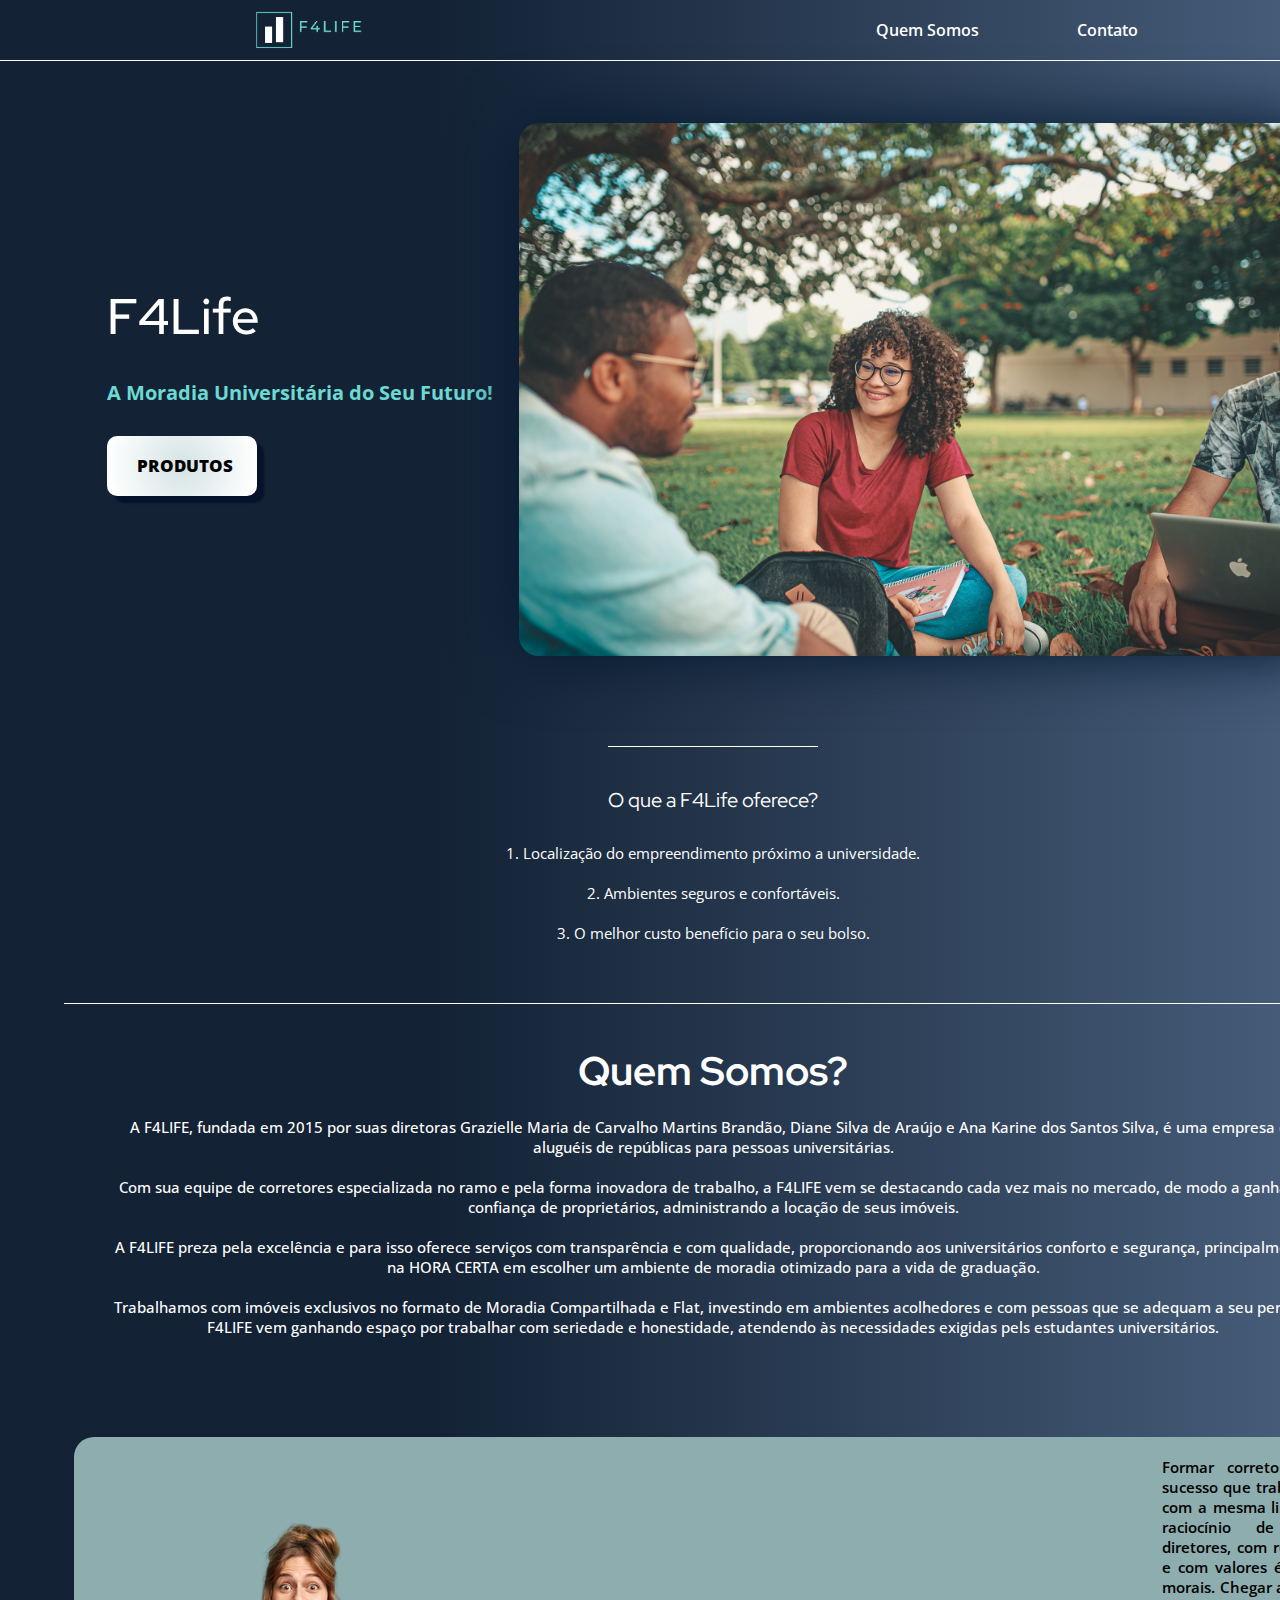
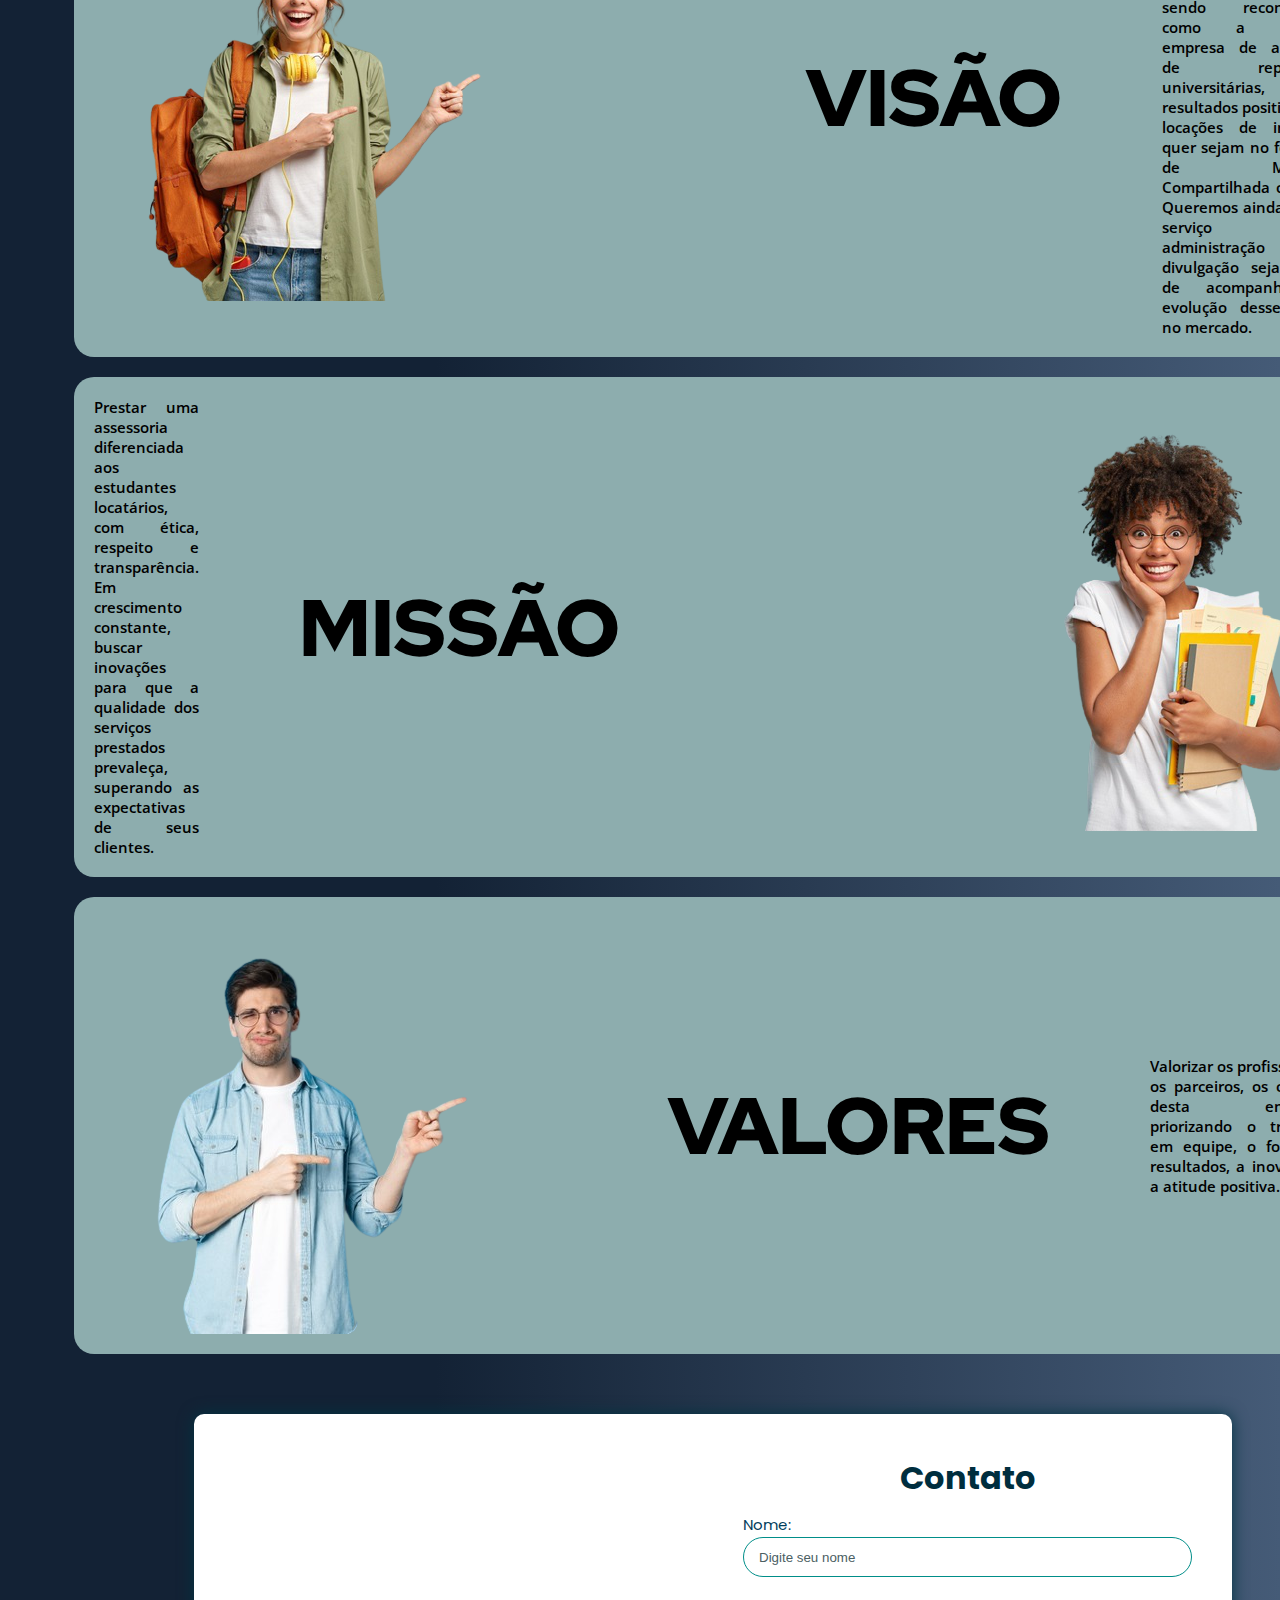
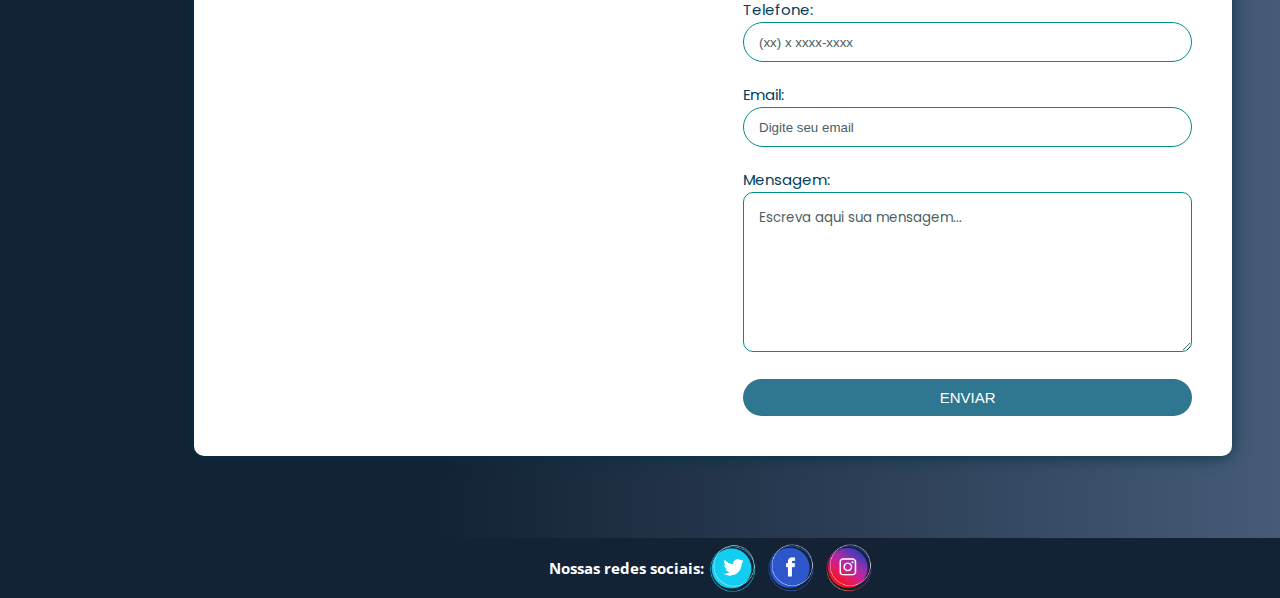
<file: index.html>
<!DOCTYPE html>
<html lang="pt-BR">

<head>
    <meta charset="UTF-8">
    <meta name="viewport" content="width=device-width, initial-scale=1.0">
    <meta name="description"
        content="F4Life é uma empresa de aluguéis de repúblicas para pessoas universitárias. 
    A empresa realiza reformas e prepara moradias para recepção de pessoas universitárias em um ambiente específico e otimizado para a vida de graduação.">
    <link rel="stylesheet" type="text/css" href="form.css" />
    <link rel="stylesheet" type="text/css" href="main.css" />
    <link rel="stylesheet" type="text/css" href="footer.css" />
    <title>F4Life - A Moradia Universitária do Seu Futuro!</title>
</head>

<body>

    <header class="cabecalho">
        <img class="logo-cabecalho" src="img/f4life (2).png" alt="Logo da F4Life">

        <nav class="menu-cabecalho">
            <a href="#quem-somos" class="item-menu-cabecalho" ahf="">Quem Somos</a>
            <a href="#contato" class="item-menu-cabecalho">Contato</a>
        </nav>
    </header>

    <main class="conteudo">
        <section class="secao-1">

            <div class="conteudo-secao-1">
                <h1 class="titulo-secao-1">F4Life</h1>
                <h2 class="subtitulo-secao-1">A Moradia Universitária do Seu Futuro!</h2>
                <a id="botao" href="produtos.html" lang="pt">PRODUTOS</a>
            </div>
            <img class="img-secao-1" src="img/alunos.jpg" alt="Alunos">

        </section>


        <section class="secao-2">

            <h3 class="titulo-secao-2"><strong>O que a F4Life oferece?</strong></h3>
            <p class="item-secao-2">1. Localização do empreendimento próximo a universidade.</p>
            <p class="item-secao-2">2. Ambientes seguros e confortáveis.</p>
            <p class="item-secao-2">3. O melhor custo benefício para o seu bolso.</p>

        </section>

        <section id="quem-somos" class="quem-somos">

            <h3 class="titulo-quem-somos"><strong>Quem Somos?</strong></h3>
            <p class="conteudo-quem-somos">A F4LIFE, fundada em 2015 por suas diretoras Grazielle Maria de Carvalho
                Martins Brandão, Diane Silva de Araújo
                e Ana Karine dos Santos Silva, é uma empresa de aluguéis de repúblicas para pessoas universitárias.</p>
            <p class="conteudo-quem-somos">Com sua equipe de corretores especializada no ramo e pela forma inovadora de
                trabalho, a F4LIFE vem se destacando
                cada vez mais no mercado, de modo a ganhar a confiança de proprietários, administrando a locação de seus
                imóveis.</p>
            <p class="conteudo-quem-somos">A F4LIFE preza pela excelência e para isso oferece serviços com transparência
                e com qualidade, proporcionando aos
                universitários conforto e segurança, principalmente na HORA CERTA em escolher um ambiente de moradia
                otimizado para a vida de graduação.</p>
            <p class="conteudo-quem-somos">Trabalhamos com imóveis exclusivos no formato de Moradia Compartilhada e
                Flat, investindo em ambientes acolhedores
                e com pessoas que se adequam a seu perfil. A F4LIFE vem ganhando espaço por trabalhar com seriedade e
                honestidade, atendendo às necessidades
                exigidas pels estudantes universitários.</p>
        </section>

        <section class="quem-somos2">

            <div class="visao">
                <img class="img-visao" src="img/aluna1.png" alt="Aluna">
                <h4 class="subtitulo-quem-somos2"><strong>VISÃO</strong></h4>
                <p class="conteudo-subtitulo2">Formar corretores de sucesso que trabalhem com a mesma linha de
                    raciocínio de
                    seus diretores, com respeito e com
                    valores éticos e morais. Chegar ao topo sendo reconhecida como a melhor empresa de aluguéis de
                    repúblicas universitárias, com resultados
                    positivas em locações de imóveis, quer sejam no formato de Moradia Compartilhada ou Flat. Queremos
                    ainda
                    que o serviço de administração e
                    divulgação seja capaz de acompanhar a evolução desse ramo no mercado.</p>
            </div>

            <div class="missao">
                <img class="img-missao" src="img/aluna2.png" alt="Aluna">
                <h4 class="subtitulo-quem-somos2"><strong>MISSÃO</strong></h4>
                <p class="conteudo-subtitulo2">Prestar uma assessoria diferenciada aos estudantes locatários, com ética,
                    respeito e transparência. Em crescimento
                    constante, buscar inovações para que a qualidade dos serviços prestados prevaleça, superando as
                    expectativas de seus clientes. </p>
            </div>

            <div class="valores">
                <img class="img-valores" src="img/aluno3-removebg-preview.png" alt="Aluno">
                <h4 class="subtitulo-quem-somos2"><strong>VALORES</strong></h4>
                <p class="conteudo-subtitulo2">Valorizar os profissionais, os parceiros, os clientes desta empresa,
                    priorizando o trabalho em equipe, o foco nos
                    resultados, a inovação e a atitude positiva. </p>
            </div>
        </section>

        <div id="contato" class="container">
            <div class="mapa">
                <iframe
                    src="https://www.google.com/maps/embed?pb=!1m18!1m12!1m3!1d467689.79721532145!2d-46.87549475294079!3d-23.682160383137642!2m3!1f0!2f0!3f0!3m2!1i1024!2i768!4f13.1!3m3!1m2!1s0x94ce448183a461d1%3A0x9ba94b08ff335bae!2zU8OjbyBQYXVsbywgU1A!5e0!3m2!1spt-BR!2sbr!4v1641745936107!5m2!1spt-BR!2sbr"
                    width="100%" height="alto" style="border:0;" allowfullscreen="" loading="lazy"></iframe>
            </div>
            <div class="formulario">
                <h1>Contato</h1>
                <form>
                    <label for="name">Nome:</label><br>
                    <input type="text" class="formulario-texto" placeholder="Digite seu nome"><br>
                    <label for="tel">Telefone:</label><br>
                    <input type="tel" class="formulario-texto" placeholder="(xx) x xxxx-xxxx"><br>
                    <label for="email">Email:</label><br>
                    <input type="email" class="formulario-texto" placeholder="Digite seu email">
                    <label for="mensagem">Mensagem:</label><br>
                    <textarea class="caixa_texto" id="subject" name="subject" placeholder="Escreva aqui sua mensagem..."
                        style="height:160px"></textarea>
                    <input type="submit" value="ENVIAR" class="botao">
                </form>
            </div>
        </div>
    </main>

    <footer>
        <div id="redes">
            <h3>Nossas redes sociais:</h3>
            <a target="_blank" href="https://twitter.com/"><img id="imagem_twitter" src="img/twiter.png"
                    alt="twitter"></a>
            <a target="_blank" href="https://pt-br.facebook.com/"><img id="imagem_facebook" src="img/facebook.png"
                    alt="facebook"></a>
            <a target="_blank" href="https://www.instagram.com/"><img id="imagem_instagram" src="img/instagram.png"
                    alt="instagram"></a>
        </div>
    </footer>

</body>

</html>
</file>
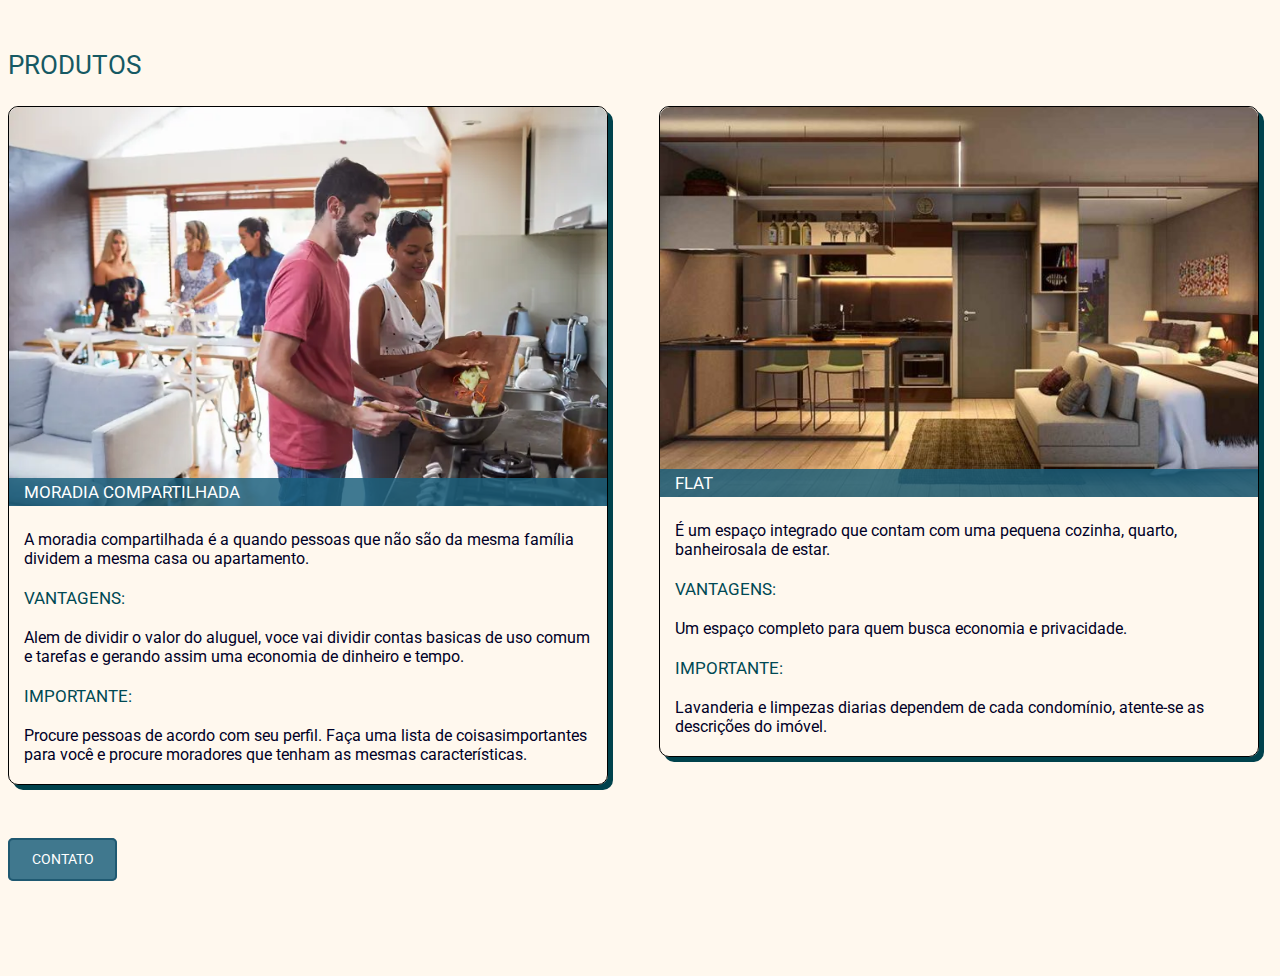
<file: produtos.html>
<!DOCTYPE html>
<html lang="pt-BR">

<head>
    <meta charset="UTF-8">
    <meta name="viewport" content="width=device-width, initial-scale=1.0">
    <title>Produtos F4Life</title>
    <link rel="stylesheet" type="text/css" href="produtos.css" />
</head>

<body>
    <section class="geral">
        <h3>PRODUTOS</h3>
        <div class="fileira">
            <div class="card-2">
                <article class="card">
                    <a class="img" href="#"><img src="img/moradiacompartilhada.webp" alt="Trabalhos" width="440px"></a>
                    <p class="card-titulo">MORADIA COMPARTILHADA</p>
                    <p class="card-conteudo"> A moradia compartilhada é a quando pessoas que não são da mesma família dividem a mesma casa ou apartamento.</p>
                    <h5>Vantagens:</h5>
                    <p>Alem de dividir o valor do aluguel, voce vai dividir contas basicas de uso comum e tarefas e gerando assim uma economia de dinheiro e tempo.</p>
                    <h5>Importante:</h5>
                    <p>Procure pessoas de acordo com seu perfil. Faça uma lista de coisasimportantes para você e procure moradores que tenham as mesmas características.</p>
                </article>
            </div>

            <div class="card-2">
                <article class="card">
                    <a class="img" href="#"><img src="img/flat2.jpg" alt="Trabalhos" width="440px"></a>
                    <p class="card-titulo">FLAT</p>
                    <p class="card-conteudo">É um espaço integrado que contam com uma pequena cozinha, quarto, banheirosala de estar.</p>
                    <h5>Vantagens:</h5>
                    <p>Um espaço completo para quem busca economia e privacidade.</p>
                    <h5>Importante:</h5>
                    <p>Lavanderia e limpezas diarias dependem de cada condomínio, atente-se as descrições do imóvel.</p>
                </article>
                </article>
            </div>
        </div>

        <a href="index.html" class="botao">CONTATO</a>

    </section>
</body>

</html>
</file>
<file: form.css>
@import url('https://fonts.googleapis.com/css2?family=Open+Sans:wght@300&family=Red+Hat+Display&family=Righteous&family=Spartan:wght@100;200;300;400;600&family=Ubuntu:wght@300&display=swap');
@import url('https://fonts.googleapis.com/css2?family=Open+Sans:wght@300&family=Raleway:wght@600&family=Red+Hat+Display&family=Righteous&family=Roboto:wght@500&family=Spartan:wght@100;200;300;400;600&family=Ubuntu:wght@300&display=swap');
@import url('https://fonts.googleapis.com/css2?family=Open+Sans:wght@300&family=Poppins:ital,wght@0,100;0,200;0,300;0,400;0,500;0,600;0,700;0,800;0,900;1,100;1,200;1,300;1,400;1,500;1,600;1,700;1,800;1,900&family=Raleway:wght@600&family=Red+Hat+Display&family=Righteous&family=Roboto:wght@500&family=Spartan:wght@100;200;300;400;600&family=Ubuntu:wght@300&display=swap');

* {
    margin: 0;
    padding: 0;
}

body {
    font-size: 100%;
    background: linear-gradient(90deg, rgba(19,34,53,1) 34%, rgba(69,91,119,1) 100%);
    width: 100%;
    height: 100vh;
    display: grid;
    align-items: center;
    font-family: 'Poppins', sans-serif;
}

label {
    color: rgb(2, 61, 91);
    font-size: 15px
}

.container{
    width: 80%;
    height: auto;
    margin: auto;
    display: flex;
    flex-wrap: wrap;
    padding: 10px;
    border-radius: 10px;
    background-color: #ffffff;
    box-shadow: 0 0 1em rgb(0, 52, 66);}

/*Mapa*/
.mapa {
width: 100%;
height: auto;
flex: 50%;
}

.mapa iframe{
    width: 100%;
    height: 100%;
}

/*Formulario*/
.formulario {
    width: 100%;
    height: auto;
    flex: 50%;
    padding: 30px;
}

.formulario h1{
    margin-bottom: 10px;
    text-align: center;
    color: rgb(0, 46, 62);
}

.formulario-texto {
    width: 100%;
    height: 40px;
    color: rgb(2, 61, 91);
    border: 1px solid rgb(0, 142, 137);
    border-radius: 50px;
    outline: none;
    margin-bottom: 20px;
    padding: 15px;
}

.formulario-texto::placeholder {
    color: rgb(75, 96, 99);
}

/*Caixa de Texto*/
.caixa_texto {
    width: 100%;
    height: 130px;
    color: #000;
    border: 1px solid rgb(0, 142, 137);
    border-radius: 10px;
    outline: none;
    margin-bottom: 20px;
    padding: 15px;
    font-family: 'Poppins', sans-serif;
}

.caixa_texto::placeholder {
    color: rgb(75, 96, 99);
}

form input:focus, .caixa_texto:focus{
    background-color: rgb(232, 247, 247);
    
}

/*Botão ENVIAR*/
 .botao {
    width: 100%;
    border: none;
    outline: none;
    border-radius: 50px;
    background: rgb(47, 118, 144);
    padding: 10px 0;
    cursor: pointer;
    font-size: 15px;
    color: white;
}


/*Quando a tela ficar nas dimensões do Iphone 6/7/8 terá essas config */

@media only screen and (max-width: 375px) {

    .formulario{
        margin: 5px;
        justify-content: center;
        flex-wrap: wrap;
    }
    .formulario img {
      width: 50%;
      margin: 7px;
      
    }
    .container{
        background-color: #f2f2f2;
        height: 600px;
        display: grid;
        bottom: 0;
        justify-items: center;
        align-items: center;
    }
}
</file>
<file: main.css>
@import url('https://fonts.googleapis.com/css2?family=Open+Sans:wght@300&family=Red+Hat+Display&family=Righteous&family=Spartan:wght@100;200;300;400;600&family=Ubuntu:wght@300&display=swap');
@import url('https://fonts.googleapis.com/css2?family=Open+Sans:wght@300&family=Raleway:wght@600&family=Red+Hat+Display&family=Righteous&family=Roboto:wght@500&family=Spartan:wght@100;200;300;400;600&family=Ubuntu:wght@300&display=swap');
@import url('https://fonts.googleapis.com/css2?family=Open+Sans:wght@300&family=Poppins:ital,wght@0,100;0,200;0,300;0,400;0,500;0,600;0,700;0,800;0,900;1,100;1,200;1,300;1,400;1,500;1,600;1,700;1,800;1,900&family=Raleway:wght@600&family=Red+Hat+Display&family=Righteous&family=Roboto:wght@500&family=Spartan:wght@100;200;300;400;600&family=Ubuntu:wght@300&display=swap');

* {
    margin: 0;
    padding: 0;
    box-sizing: border-box;
    text-decoration: none;
}

html {
    scroll-behavior: smooth;
}

/*CABEÇALHO*/
.cabecalho {
    display: flex;
    flex-direction: row;
    align-items: center;
    justify-content: space-around;
    padding: 10px;
}

.logo-cabecalho {
    height: 40px;
}

.menu-cabecalho {
    display: flex;
    gap: 50px
}

.item-menu-cabecalho {
    border-color: #000000;
    color: #ffffff;
    background-image: -webkit-linear-gradient(45deg, #000000 50%, transparent 50%);
    background-image: linear-gradient(45deg, #82aeb1 50%, transparent 50%);
    background-position: 100%;
    background-size: 400%;
    -webkit-transition: background 300ms ease-in-out;
    transition: background 300ms ease-in-out;
    font-size: 16px; 
    border-radius: 25px;
    line-height: 40px;
    height: 40px;
    width: 130px;
    text-align: center;
    font-family: 'Open Sans', sans-serif;
    font-weight: 590;

}

.item-menu-cabecalho:hover {
    background-position: 0;
    background-color:black ;

}

.conteudo {
    margin-bottom: 50px;
    border-top: 0.4px solid rgb(255, 255, 255);
    padding: 2rem 4rem;
}

/*BOTÃO*/
#botao {
    display: inline-block;
    background: radial-gradient(circle, rgba(212,227,228,1) 0%, rgba(255,255,255,1) 93%);
    height: 60px;
    width: 150px;
    line-height: 60px;
    padding-left: 30px;
    padding-right: 40px;
    box-shadow: 7px 7px 2px rgba(0, 6, 37, 0.585);
    border-radius: 10px;
    font-family: 'Open Sans', sans-serif;
    font-size: 17px;
    font-weight: 900;
    color: black;
}

/*SEÇÃO 1*/
.secao-1 {
    display: flex;
    flex-direction: row;
    align-items: center;
    justify-content: space-around;
    padding: 30px;
}

.img-secao-1 {
    width: 800px; 
    border-radius: 20px;
    box-shadow: 0 0 4em rgb(1, 24, 47);
}

.conteudo-secao-1 {
    display: flex;
    flex-direction: column;
    gap: 30px;
}

.titulo-secao-1 {
    font-family: 'Red Hat Display', sans-serif;
    font-weight: 550;
    color: rgb(255, 255, 255);
    font-size: 50px;

}

.subtitulo-secao-1 {
    font-family: 'Open Sans', sans-serif;
    font-weight: 700;
    color: #6CD9D2;
    font-size: 20px;
}

/*SEÇÃO 2*/
.secao-2 {
    display: flex;
    flex-direction: column;
    align-items: center;
    gap: 20px;
    margin-top: 20px;
    padding: 40px ;
}

.titulo-secao-2 {
    padding-top: 40px;
    border-top: 0.4px solid rgb(255, 255, 255);
    font-family: 'Red Hat Display', sans-serif;
    font-weight: 200;
    color: rgb(255, 255, 255);
    font-size: 20px;
    margin-bottom: 10px;
}

.item-secao-2 {
    font-family: 'Open Sans', sans-serif;
    color: #ffffff;
    font-size: 15px;
}


/*SEÇÃO QUEM SOMOS*/
.quem-somos {
    margin-bottom: 50px;
    border-top: 0.4px solid rgb(255, 255, 255);
    display: flex;
    flex-direction: column;
    align-items: center;
    gap: 20px;
    margin-top: 20px;
    padding: 40px ;
    text-align: center;

}

.titulo-quem-somos {
    font-family: 'Red Hat Display', sans-serif;
    font-weight: 400;
    color: rgb(255, 255, 255);
    font-size: 40px;
}

.conteudo-quem-somos {
    font-family: 'Open Sans', sans-serif;
    font-weight: 500;
    color: rgb(255, 255, 255);
    font-size: 15px;
}

.quem-somos2 {
    margin-bottom: 50px;
    display: flex;
    flex-direction: column;
    align-items: center;
    gap: 20px;
    margin-top: 20px;
    padding:10px ;
}

.subtitulo-quem-somos2 {
    font-family: 'Red Hat Display', sans-serif;
    color: rgb(255, 255, 255);
    font-size: 80px;
}

.conteudo-subtitulo2 {
    font-family: 'Open Sans', sans-serif;
    font-weight: 500;
    color: rgb(255, 255, 255);
    font-size: 14px;
}

.visao {
    display: flex;
    flex-direction: row;
    justify-content: space-around;
    align-items: center;
    text-align: justify;
    gap: 100px;
    background: rgb(141, 173, 174);
    padding: 20px;
    border-radius: 20px;
}

.visao P{
    color: rgb(0, 0, 0);
    font-weight: 600;
    font-size: 15px;
}

.visao h4{
    color: rgb(0, 0, 0);
}

.missao {
    display: flex;
    flex-direction: row-reverse;
    justify-content: space-around;
    align-items: center;
    text-align: justify;
    gap: 100px;
    background: rgb(141, 173, 174);
    padding: 20px;
    border-radius: 20px;
}

.missao P{
    color: rgb(0, 0, 0);
    font-weight: 600;
    font-size: 15px;
}

.missao h4{
    color: rgb(0, 0, 0);
}

.valores {
    display: flex;
    flex-direction: row;
    justify-content: space-around;
    align-items: center;
    text-align: justify;
    gap: 100px;
    background: rgb(141, 173, 174);
    padding: 20px;
    border-radius: 20px
}

.valores P{
    color: rgb(0, 0, 0);
    font-weight: 600;
    font-size: 15px;
}

.valores h4{
    color: rgb(0, 0, 0);
}


@media only screen and (max-width: 375px){
    .img-secao-1 {
        width: 60%;
    }
    .secao-1{
        display: grid;
    }
    #botao{
        width: 20%;
        display: flex;
        justify-content: center;
        margin-bottom: 2%;
    }
    .titulo-secao-1{
        font-size: 60px;
    }
    .subtitulo-secao-1{
        font-size: 50px;
    }
    .secao-2 {
        display: flex;
        flex-direction: column;
        align-items: center;
        gap: 20px;
        margin-top: 0px;
        padding: 40px ;
    }
    .titulo-secao-2 {
        font-size: 50px;
    }
    
    .item-secao-2 {
        font-size: 35px;
       display: grid;
    }
    .titulo-quem-somos {
        font-size: 50px;
    }
    
    .conteudo-quem-somos {
        font-size: 33px;
    }
    
    .logo-cabecalho {
        height: 200px;
    }
    .item-menu-cabecalho {
        font-size:40px; 
        line-height: 45px;
        height: 40px;

    
    }
}
</file>
<file: footer.css>
/*Configuração das redes sociais*/

.container #redes{
    display: flex;
}
#redes img {
    width: 50px;
    margin: 4px;
    display: flex;
}

#redes {
    background: #132235;
    color: #ffffff;
    font-family: 'Open Sans', sans-serif;
    font-size: 13px;
    display: flex;
    justify-content: center;
    align-items: center;
}
</file>
<file: produtos.css>
@import url('https://fonts.googleapis.com/css2?family=Open+Sans:wght@300&family=Red+Hat+Display&family=Righteous&family=Spartan:wght@100;200;300;400;600&family=Ubuntu:wght@300&display=swap');
@import url('https://fonts.googleapis.com/css2?family=Open+Sans:wght@300&family=Raleway:wght@600&family=Red+Hat+Display&family=Righteous&family=Roboto:wght@500&family=Spartan:wght@100;200;300;400;600&family=Ubuntu:wght@300&display=swap');
@import url('https://fonts.googleapis.com/css2?family=Open+Sans:wght@300&family=Poppins:ital,wght@0,100;0,200;0,300;0,400;0,500;0,600;0,700;0,800;0,900;1,100;1,200;1,300;1,400;1,500;1,600;1,700;1,800;1,900&family=Raleway:wght@600&family=Red+Hat+Display&family=Righteous&family=Roboto:wght@500&family=Spartan:wght@100;200;300;400;600&family=Ubuntu:wght@300&display=swap');

*{
text-decoration: none;
}

body{
    font-family: 'Roboto', sans-serif;
    background: rgb(255, 248, 238);
}

.geral {
    padding-bottom: 100px;
    margin-top: 50px;
}

/*TEXTOS*/
h3{
    color: #165963;
    font-weight: normal;
    margin: 0 0 1em;
    font-size: 26px;
}

h5{
    color: #004954;
    font-weight: normal;
    margin: 15px;
    font-size: 17px;
    text-transform: uppercase;
}

p{
    color: rgb(0, 0, 39);
}

/*IMAGENS*/
img {
    overflow: auto;
}

.img {
    border: none;
}


/*BOTÃO*/
.botao {
    background-color: rgba(26, 94, 123, 0.836);
    border: 2px solid rgba(25, 83, 108, 0.836);
    color: white;
    padding: .75em 1.5em;
    border-radius: 5px;
    font-size: .9em;
}
  
.botao:hover {
    color: #002d48;
    border: 2px solid #f8fffe;
    transition: .5s;
} 


/*CARDS*/
.fileira {
    display: inline-block;
    width: 100%;
    box-sizing: border-box;
}
  
.card {
    border: 0.5px solid #000000;
    margin-bottom: 60px;
    box-shadow: 5px 5px #00424c;
    position: relative;
    border-radius: 10px;
}
  
.card:hover {
    transition: .5s;
    opacity: 0.7;
    color: inherit;
}
  
.card img {
    width: 100%;
    overflow: auto;
    border-top-left-radius: 10px;
    border-top-right-radius: 10px;
}
  
.card p {
    padding: 4px 15px;
}
  
.card-titulo {
    width: 100%;
    margin-top: -32px;
    box-sizing: border-box;
    position: absolute;
    background-color: rgba(26, 94, 123, 0.836);
    color: white;
    font-size: 17px;
}

  /* Grid */
  .fileira {
    overflow: auto;
  }
  
  .card-2 {
    width: 47.5%;
    float: left;
  }
  
  .card-2:first-child {
    margin-right: 2%;
  }
  
  .card-2:last-child {
    margin-left: 2%;
  }
</file>
